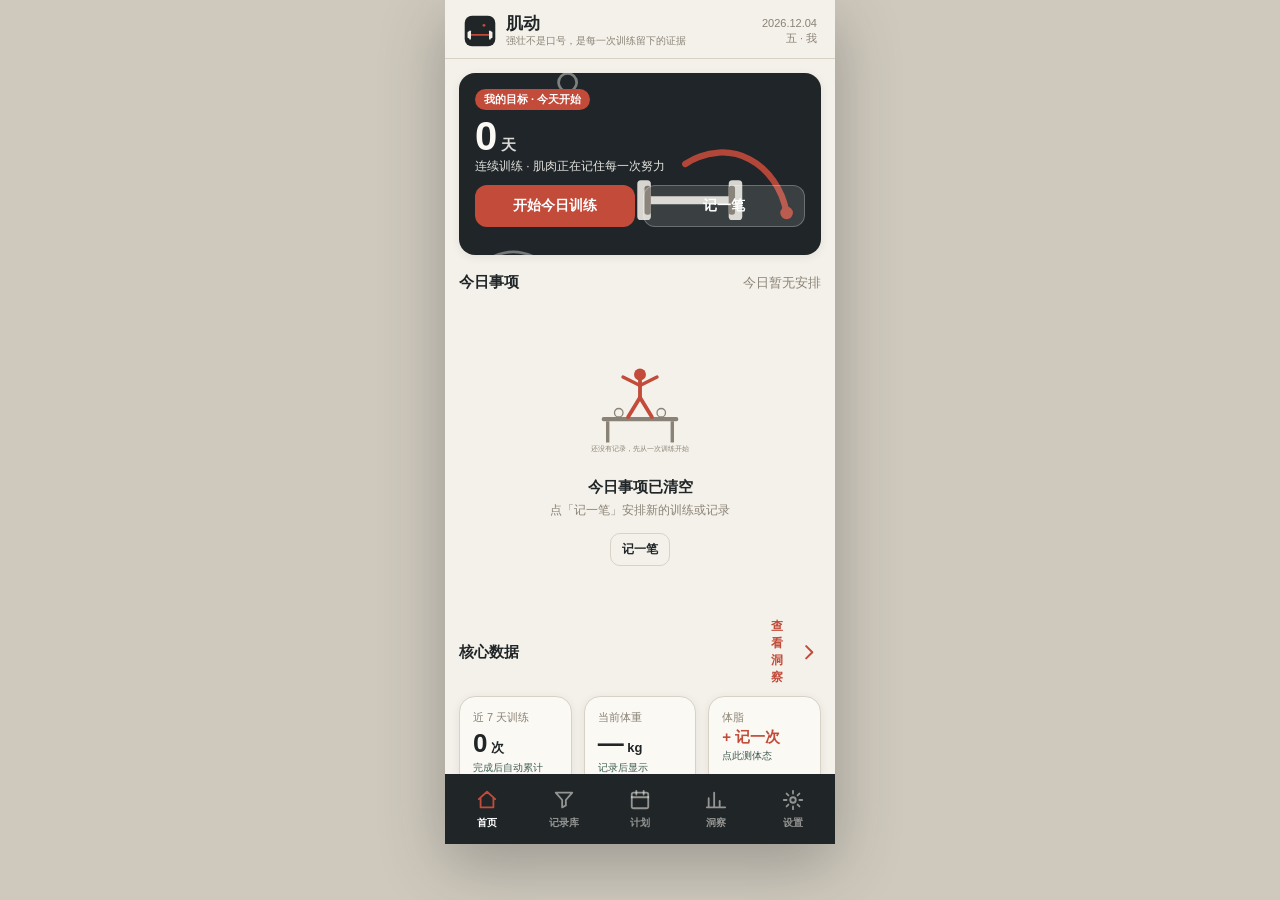
<file: index.html>
<!DOCTYPE html>
<html lang="zh-CN">
<head>
<meta charset="UTF-8">
<meta name="viewport" content="width=device-width, initial-scale=1, maximum-scale=1, user-scalable=no">
<meta name="theme-color" content="#202628">
<title>肌动 · 健身减脂与身体成长工作台</title>
<link rel="icon" href="data:image/svg+xml,%3Csvg xmlns='http://www.w3.org/2000/svg' viewBox='0 0 1024 1024'%3E%3Crect width='1024' height='1024' rx='220' fill='%23202628'/%3E%3Cg transform='translate(512 512)'%3E%3Cline x1='-300' y1='120' x2='300' y2='120' stroke='%23C24B3A' stroke-width='52' stroke-linecap='round'/%3E%3Crect x='-380' y='20' width='100' height='200' rx='34' fill='%23F4F1EA'/%3E%3Crect x='280' y='20' width='100' height='200' rx='34' fill='%23F4F1EA'/%3E%3C/g%3E%3C/svg%3E">
<link rel="stylesheet" href="assets/style.css">
</head>
<body>
  <div class="phone" id="phone">
    <div id="screen"></div>
    <div id="tabbar" class="tabbar"></div>
  </div>
  <script src="assets/art.js"></script>
  <script src="assets/data.js"></script>
  <script src="assets/app.js"></script>
</body>
</html>
</file>
<file: assets/style.css>
/* 肌动 · 视觉系统与布局
 * 主色炭黑 #202628；强调赤陶 #C24B3A；辅助深绿 #3E5C50；纸感 #F4F1EA。
 * 无渐变、无玻璃拟态、无霓虹；统一线性图标；三级字体层级。
 */
:root{
  --ink:#202628; --accent:#C24B3A; --green:#3E5C50; --taupe:#8A8276;
  --paper:#F4F1EA; --paper2:#EAE5DA; --line:#D8D2C6; --white:#FBF9F4;
  --shadow:0 2px 10px rgba(32,38,40,.08);
  --r:16px; --r-s:10px;
  --t1:24px; --t2:16px; --t3:13px; --t4:11px;
}
*{box-sizing:border-box;-webkit-tap-highlight-color:transparent}
html,body{margin:0;padding:0;background:#cfc9bd;font-family:"PingFang SC","Hiragino Sans GB","Microsoft YaHei",sans-serif;color:var(--ink);}
body{display:flex;justify-content:center;min-height:100vh;}

/* 手机画布 390x844 */
.phone{width:390px;height:844px;background:var(--paper);position:relative;overflow:hidden;
  box-shadow:0 20px 60px rgba(32,38,40,.30);display:flex;flex-direction:column;
  background-image:radial-gradient(rgba(138,130,118,.06) 1px,transparent 1px);background-size:6px 6px;}
@media(max-width:430px){.phone{width:100vw;height:100vh;box-shadow:none}}

#screen{position:absolute;top:0;left:0;right:0;bottom:70px;overflow-y:auto;overflow-x:hidden;
  -webkit-overflow-scrolling:touch;background:var(--paper);padding:0;}
.screen::-webkit-scrollbar{width:0}

/* 通用文字层级 */
.h1{font-size:var(--t1);font-weight:800;letter-spacing:.5px}
.h2{font-size:var(--t2);font-weight:700}
.cap{font-size:var(--t3);color:var(--taupe)}
.micro{font-size:var(--t4);color:var(--taupe)}
.num{font-variant-numeric:tabular-nums;font-weight:800}

/* 顶部状态条 */
.topbar{position:sticky;top:0;z-index:20;background:var(--paper);padding:14px 18px 10px;
  display:flex;align-items:center;justify-content:space-between;border-bottom:1px solid var(--line)}
.brand{display:flex;align-items:center;gap:9px}
.brand .mark{width:34px;height:34px;border-radius:9px;overflow:hidden;flex:0 0 auto}
.brand .name{font-weight:800;font-size:17px;line-height:1}
.brand .sub{font-size:10px;color:var(--taupe);margin-top:2px}
.topdate{font-size:11px;color:var(--taupe);text-align:right;line-height:1.4}

/* 主视觉（首页场景焦点）*/
.hero{position:relative;margin:14px 14px 0;border-radius:var(--r);overflow:hidden;
  background:var(--ink);color:var(--white);min-height:182px;box-shadow:var(--shadow)}
.hero svg{position:absolute;inset:0;width:100%;height:100%;opacity:.9}
.hero .overlay{position:relative;padding:16px 16px 14px;height:100%;display:flex;flex-direction:column;justify-content:space-between}
.hero .tag{display:inline-block;background:var(--accent);color:#fff;font-size:11px;font-weight:700;
  padding:3px 9px;border-radius:20px;align-self:flex-start}
.hero .big{font-size:40px;font-weight:800;line-height:1;margin:6px 0 2px}
.hero .big small{font-size:15px;font-weight:600;opacity:.85}
.hero .lead{font-size:12px;opacity:.9;max-width:230px}
.hero .cta{display:flex;gap:8px;margin-top:10px}
.hero .cta button{flex:1}

/* 按钮 */
.btn{border:none;border-radius:12px;padding:11px 14px;font-size:14px;font-weight:700;cursor:pointer;
  font-family:inherit;display:inline-flex;align-items:center;justify-content:center;gap:6px;transition:.15s}
.btn:active{transform:scale(.97)}
.btn-primary{background:var(--accent);color:#fff}
.btn-ink{background:var(--ink);color:#fff}
.btn-ghost{background:rgba(255,255,255,.12);color:#fff;border:1px solid rgba(255,255,255,.25)}
.btn-line{background:transparent;color:var(--ink);border:1px solid var(--line)}
.btn-block{width:100%}
.btn-sm{padding:7px 11px;font-size:12px;border-radius:10px}
.btn-danger{background:#fff;color:var(--accent);border:1px solid var(--accent)}
.fab{position:fixed;right:calc(50% - 195px + 18px);bottom:92px;width:54px;height:54px;border-radius:50%;
  background:var(--accent);color:#fff;border:none;box-shadow:0 6px 18px rgba(194,75,58,.4);
  display:flex;align-items:center;justify-content:center;cursor:pointer;z-index:30}
.fab svg{width:24px;height:24px}
@media(max-width:430px){.fab{right:18px}}

/* 分区 */
.section{margin:18px 14px 0}
.section-head{display:flex;align-items:center;justify-content:space-between;margin-bottom:10px}
.section-head .t{font-size:15px;font-weight:800}
.section-head a{font-size:12px;color:var(--accent);font-weight:700;display:flex;align-items:center;gap:2px;text-decoration:none}

/* 卡片网格（尺寸/比例有变化）*/
.grid{display:grid;gap:12px}
.grid.c2{grid-template-columns:1fr 1fr}
.grid.c3{grid-template-columns:repeat(3,1fr)}
.hscroll{display:flex;gap:12px;overflow-x:auto;padding-bottom:4px;scroll-snap-type:x mandatory}
.hscroll>.card{scroll-snap-align:start;flex:0 0 72%}

.card{background:var(--white);border-radius:var(--r);padding:12px;box-shadow:var(--shadow);
  border:1px solid var(--line);cursor:pointer;transition:.15s}
.card:active{transform:translateY(1px)}
.card .cov{width:100%;border-radius:12px;overflow:hidden;background:var(--paper2);aspect-ratio:4/3}
.card .cov svg{width:100%;height:100%;display:block}
.card .ttl{font-weight:700;font-size:14px;margin:9px 0 3px;line-height:1.25}
.card .meta{display:flex;align-items:center;gap:8px;font-size:11px;color:var(--taupe);flex-wrap:wrap}
.tagchip{background:var(--paper2);color:var(--ink);font-size:10px;padding:2px 7px;border-radius:20px;font-weight:600}
.status{font-size:10px;font-weight:700;padding:2px 8px;border-radius:20px}
.st-doing{background:#FFF1EC;color:var(--accent)}
.st-done{background:#EAF1EC;color:var(--green)}
.st-todo{background:var(--paper2);color:var(--taupe)}

/* 数据条 */
.statrow{display:flex;gap:12px}
.stat{flex:1;background:var(--white);border-radius:var(--r);padding:13px;box-shadow:var(--shadow);border:1px solid var(--line)}
.stat .k{font-size:11px;color:var(--taupe)}
.stat .v{font-size:26px;font-weight:800;line-height:1.1;margin-top:4px}
.stat .v small{font-size:13px;font-weight:600}
.stat .d{font-size:10px;color:var(--green);margin-top:3px}

/* 快捷操作 */
.quick{display:grid;grid-template-columns:repeat(4,1fr);gap:10px}
.quick .q{background:var(--white);border-radius:14px;padding:12px 6px;display:flex;flex-direction:column;
  align-items:center;gap:6px;box-shadow:var(--shadow);border:1px solid var(--line);cursor:pointer}
.quick .q:active{transform:scale(.96)}
.quick .q .ic{width:30px;height:30px;color:var(--accent)}
.quick .q .lb{font-size:11px;font-weight:700}

/* 今日待办 */
.todo{display:flex;align-items:center;gap:10px;background:var(--white);border-radius:12px;padding:11px 12px;
  box-shadow:var(--shadow);border:1px solid var(--line);margin-bottom:9px;cursor:pointer}
.todo .chk{width:22px;height:22px;border-radius:50%;border:2px solid var(--line);flex:0 0 auto;display:flex;align-items:center;justify-content:center}
.todo.done .chk{background:var(--green);border-color:var(--green);color:#fff}
.todo .body{flex:1;min-width:0}
.todo .body .tt{font-weight:700;font-size:13px}
.todo.done .body .tt{text-decoration:line-through;color:var(--taupe)}
.todo .body .mt{font-size:11px;color:var(--taupe)}

/* 底部导航 */
.tabbar{position:absolute;bottom:0;left:0;right:0;height:70px;background:var(--ink);display:flex;
  z-index:25;padding:6px 4px;box-sizing:border-box}
.tabbar .tab{flex:1;display:flex;flex-direction:column;align-items:center;justify-content:center;gap:3px;
  color:rgba(244,241,234,.55);font-size:10px;font-weight:600;cursor:pointer;border:none;background:none;font-family:inherit}
.tabbar .tab svg{width:22px;height:22px}
.tabbar .tab.on{color:#fff}
.tabbar .tab.on svg{color:var(--accent)}

/* 详情页 */
.detail-hero{height:200px;background:var(--ink);position:relative;overflow:hidden}
.detail-hero svg{width:100%;height:100%}
.detail-hero .back{position:absolute;top:14px;left:14px;min-width:34px;height:34px;padding:0 12px;border-radius:20px;
  background:rgba(32,38,40,.5);color:#fff;display:flex;align-items:center;justify-content:center;cursor:pointer;border:none;font-size:14px}
.detail-body{padding:16px 16px 30px;margin-top:-22px;position:relative}
.detail-body .panel{background:var(--white);border-radius:var(--r);padding:15px;box-shadow:var(--shadow);border:1px solid var(--line);margin-bottom:12px}
.kv{display:flex;justify-content:space-between;padding:9px 0;border-bottom:1px dashed var(--line);font-size:13px}
.kv:last-child{border-bottom:none}
.kv .k{color:var(--taupe)}
.kv .v{font-weight:700}
.exrow{display:flex;align-items:center;justify-content:space-between;background:var(--paper2);border-radius:10px;padding:8px 11px;margin-bottom:6px;font-size:13px}
.exrow .nm{font-weight:700}
.exrow .dt{color:var(--taupe);font-size:12px}

/* 表单 */
.field{margin-bottom:14px}
.field label{display:block;font-size:12px;font-weight:700;margin-bottom:6px;color:var(--ink)}
.field input,.field textarea,.field select{width:100%;border:1px solid var(--line);border-radius:10px;
  padding:11px 12px;font-size:14px;font-family:inherit;background:var(--white);color:var(--ink)}
.field textarea{resize:vertical;min-height:64px}
.field input:focus,.field textarea:focus,.field select:focus{outline:none;border-color:var(--accent)}
.seg{display:flex;gap:6px;flex-wrap:wrap}
.seg .opt{flex:1;min-width:64px;text-align:center;padding:9px 6px;border:1px solid var(--line);border-radius:10px;
  font-size:13px;font-weight:600;cursor:pointer;background:var(--white)}
.seg .opt.on{background:var(--ink);color:#fff;border-color:var(--ink)}
.coverpick{display:flex;gap:8px;overflow-x:auto;padding-bottom:4px}
.coverpick .c{flex:0 0 64px;height:48px;border-radius:9px;overflow:hidden;border:2px solid transparent;cursor:pointer}
.coverpick .c.on{border-color:var(--accent)}
.coverpick .c svg{width:100%;height:100%}

/* 步骤指示 */
.steps{display:flex;align-items:center;gap:6px;margin-bottom:16px}
.steps .s{flex:1;height:5px;border-radius:5px;background:var(--line)}
.steps .s.on{background:var(--accent)}

/* 列表筛选条 */
.filterbar{display:flex;gap:8px;align-items:center;margin-bottom:12px;flex-wrap:wrap}
.search{flex:1;display:flex;align-items:center;gap:7px;background:var(--white);border:1px solid var(--line);
  border-radius:10px;padding:9px 11px;min-width:140px}
.search input{border:none;outline:none;flex:1;font-size:13px;font-family:inherit;background:none}
.chips{display:flex;gap:7px;overflow-x:auto;padding-bottom:2px}
.chip{padding:6px 12px;border-radius:20px;background:var(--white);border:1px solid var(--line);font-size:12px;
  font-weight:600;white-space:nowrap;cursor:pointer}
.chip.on{background:var(--ink);color:#fff;border-color:var(--ink)}

/* 日历 */
.cal{background:var(--white);border-radius:var(--r);padding:12px;box-shadow:var(--shadow);border:1px solid var(--line);margin-bottom:14px}
.cal .ch{display:flex;align-items:center;justify-content:space-between;margin-bottom:8px}
.cal .ch .mt{font-weight:800;font-size:15px}
.cal .grid7{display:grid;grid-template-columns:repeat(7,1fr);gap:4px}
.cal .wd{text-align:center;font-size:10px;color:var(--taupe);padding:2px 0}
.cal .day{text-align:center;font-size:12px;padding:7px 0;border-radius:9px;cursor:pointer;position:relative}
.cal .day.dim{color:var(--line)}
.cal .day.has::after{content:"";position:absolute;bottom:3px;left:50%;transform:translateX(-50%);width:5px;height:5px;border-radius:50%;background:var(--accent)}
.cal .day.sel{background:var(--ink);color:#fff}
.cal .day.sel.has::after{background:#fff}
.cal .day.today{font-weight:800;border:1px solid var(--accent)}

/* 图表 */
.chart{background:var(--white);border-radius:var(--r);padding:14px;box-shadow:var(--shadow);border:1px solid var(--line);margin-bottom:12px}
.chart .ct{font-weight:800;font-size:14px;margin-bottom:4px}
.chart .cs{font-size:11px;color:var(--taupe);margin-bottom:10px}
.legend{display:flex;gap:14px;font-size:11px;color:var(--taupe);margin-top:8px;flex-wrap:wrap}
.legend i{display:inline-block;width:10px;height:10px;border-radius:3px;margin-right:4px;vertical-align:middle}
.suggest{background:#EAF1EC;border-radius:12px;padding:12px 14px;font-size:13px;line-height:1.6}
.suggest b{color:var(--green)}

/* 相册 */
.album{display:grid;grid-template-columns:1fr 1fr;gap:10px}
.album .ph{aspect-ratio:1;border-radius:12px;overflow:hidden;background:var(--paper2);cursor:pointer;position:relative}
.album .ph svg{width:100%;height:100%}
.album .ph .cap{position:absolute;left:0;right:0;bottom:0;background:rgba(32,38,40,.6);color:#fff;font-size:10px;padding:5px 8px}
.album.wide .ph.w{grid-column:span 2;aspect-ratio:16/9}

/* 空状态 */
.empty{text-align:center;padding:34px 20px;color:var(--taupe)}
.empty svg{width:170px;height:128px;margin-bottom:10px}
.empty .et{font-weight:700;color:var(--ink);font-size:15px;margin-bottom:5px}
.empty .ed{font-size:12px;margin-bottom:14px}

/* 成就卡 */
.ach{display:flex;gap:11px;background:var(--white);border-radius:14px;padding:12px;box-shadow:var(--shadow);
  border:1px solid var(--line);margin-bottom:10px;align-items:center}
.ach .badge{width:44px;height:44px;border-radius:12px;background:var(--ink);color:var(--accent);
  display:flex;align-items:center;justify-content:center;flex:0 0 auto}
.ach .badge svg{width:24px;height:24px}
.ach.locked{opacity:.5}
.ach .bt{font-weight:800;font-size:14px}
.ach .bd{font-size:11px;color:var(--taupe);margin-top:2px}

/* 弹层 */
.mask{position:absolute;inset:0;background:rgba(32,38,40,.55);z-index:40;display:flex;align-items:flex-end;justify-content:center}
.sheet{background:var(--paper);width:100%;max-height:88%;overflow-y:auto;border-radius:20px 20px 0 0;padding:18px 18px 26px;animation:up .22s ease}
.center-mask{position:absolute;inset:0;background:rgba(32,38,40,.55);z-index:42;display:flex;align-items:center;justify-content:center;padding:24px}
.dialog{background:var(--white);border-radius:16px;padding:20px;width:100%;max-width:340px;box-shadow:var(--shadow)}
.dialog .dt{font-weight:800;font-size:16px;margin-bottom:8px}
.dialog .dd{font-size:13px;color:var(--taupe);line-height:1.6;margin-bottom:16px}
.dialog .drow{display:flex;gap:10px}
@keyframes up{from{transform:translateY(40px);opacity:.6}to{transform:translateY(0);opacity:1}}
@keyframes pop{from{transform:scale(.7);opacity:0}to{transform:scale(1);opacity:1}}

/* 计时器 */
.timer{text-align:center}
.timer .ring{width:200px;height:200px;margin:10px auto}
.timer .tt{font-size:46px;font-weight:800;font-variant-numeric:tabular-nums}

/* Toast */
.toast{position:absolute;top:50%;left:50%;transform:translate(-50%,-50%);background:var(--ink);color:#fff;
  padding:12px 20px;border-radius:12px;font-size:13px;font-weight:600;z-index:60;animation:pop .2s;display:flex;align-items:center;gap:8px}
.toast svg{width:18px;height:18px;color:var(--accent)}

/* 删除确认危险强调 */
.dialog .dd b{color:var(--accent)}
.related-warn{background:#FFF1EC;border:1px solid var(--accent);border-radius:10px;padding:10px 12px;font-size:12px;margin-bottom:14px;line-height:1.5}

/* 灯箱 */
.lightbox{position:absolute;inset:0;background:var(--ink);z-index:50;display:flex;flex-direction:column}
.lightbox .lb-top{padding:14px;display:flex;justify-content:space-between;align-items:center;color:#fff}
.lightbox .lb-top button{background:none;border:none;color:#fff;cursor:pointer;display:flex}
.lightbox .lb-img{flex:1;display:flex;align-items:center;justify-content:center;padding:10px}
.lightbox .lb-img svg{width:100%;height:100%;max-height:560px}
.lightbox .lb-info{color:#fff;padding:14px 18px 26px}

/* 营养进度卡 */
.nutri-card{display:flex;align-items:center;gap:14px;background:var(--white);border-radius:var(--r);padding:12px;margin-top:12px;box-shadow:var(--shadow);border:1px solid var(--line)}
.ring-wrap{position:relative;width:64px;height:64px;flex-shrink:0}
.p-ring{width:64px;height:64px}
.p-num{position:absolute;inset:0;display:flex;align-items:center;justify-content:center;font-weight:800;font-size:16px;color:var(--ink)}
.nutri-info{flex:1;min-width:0}
.nutri-info .k{font-size:13px;color:var(--taupe)}
.nutri-info .v{font-size:22px;font-weight:800;color:var(--ink);margin-top:2px;line-height:1.1}
.nutri-info .v span{font-size:13px;font-weight:500;color:var(--taupe)}
.nutri-info .d{font-size:11px;color:var(--accent);margin-top:3px}

/* 动作库与套路（P0） */
.exlist{display:flex;flex-direction:column;gap:10px;margin-bottom:12px}
.excard{background:var(--white);border-radius:12px;padding:12px;box-shadow:var(--shadow);border:1px solid var(--line)}
.excard .eh{display:flex;align-items:center;justify-content:space-between;gap:8px;margin-bottom:6px}
.excard .eh .nm{font-weight:800;font-size:14px}
.excard .meta{font-size:11px;color:var(--taupe);margin-bottom:6px}
.excard .note{font-size:12px;color:var(--taupe);line-height:1.5;margin-bottom:8px}
.routine{background:var(--white);border-radius:12px;padding:12px;box-shadow:var(--shadow);border:1px solid var(--line);margin-bottom:10px}
.routine .rh{display:flex;align-items:center;justify-content:space-between;gap:10px}
.routine .rt{font-weight:800;font-size:14px}
.routine .rm{font-size:11px;color:var(--taupe);margin-top:2px}
.pr{display:inline-block;background:var(--accent);color:#fff;font-size:10px;font-weight:800;padding:2px 7px;border-radius:20px;margin-left:8px;font-family:inherit}
.prlist{display:flex;flex-direction:column;gap:6px;margin-top:6px}
.prrow{display:flex;align-items:center;gap:10px;background:var(--paper2);border-radius:9px;padding:8px 11px;font-size:13px}
.prrow .nm{font-weight:700;flex:1;min-width:0;white-space:nowrap;overflow:hidden;text-overflow:ellipsis}
.prrow .v{font-weight:800;color:var(--accent);white-space:nowrap}
.prrow .v small{font-size:10px;color:var(--taupe);font-weight:600}
.prrow .dt{font-size:10px;color:var(--taupe);white-space:nowrap}

/* 云同步面板 */
.cloud-hint{font-size:11px;color:var(--taupe);margin-top:6px;line-height:1.5}
.cloud-status{font-size:12px;color:var(--green);margin-top:8px;min-height:16px;word-break:break-word}
.cloud-status:empty{display:none}
</file>
